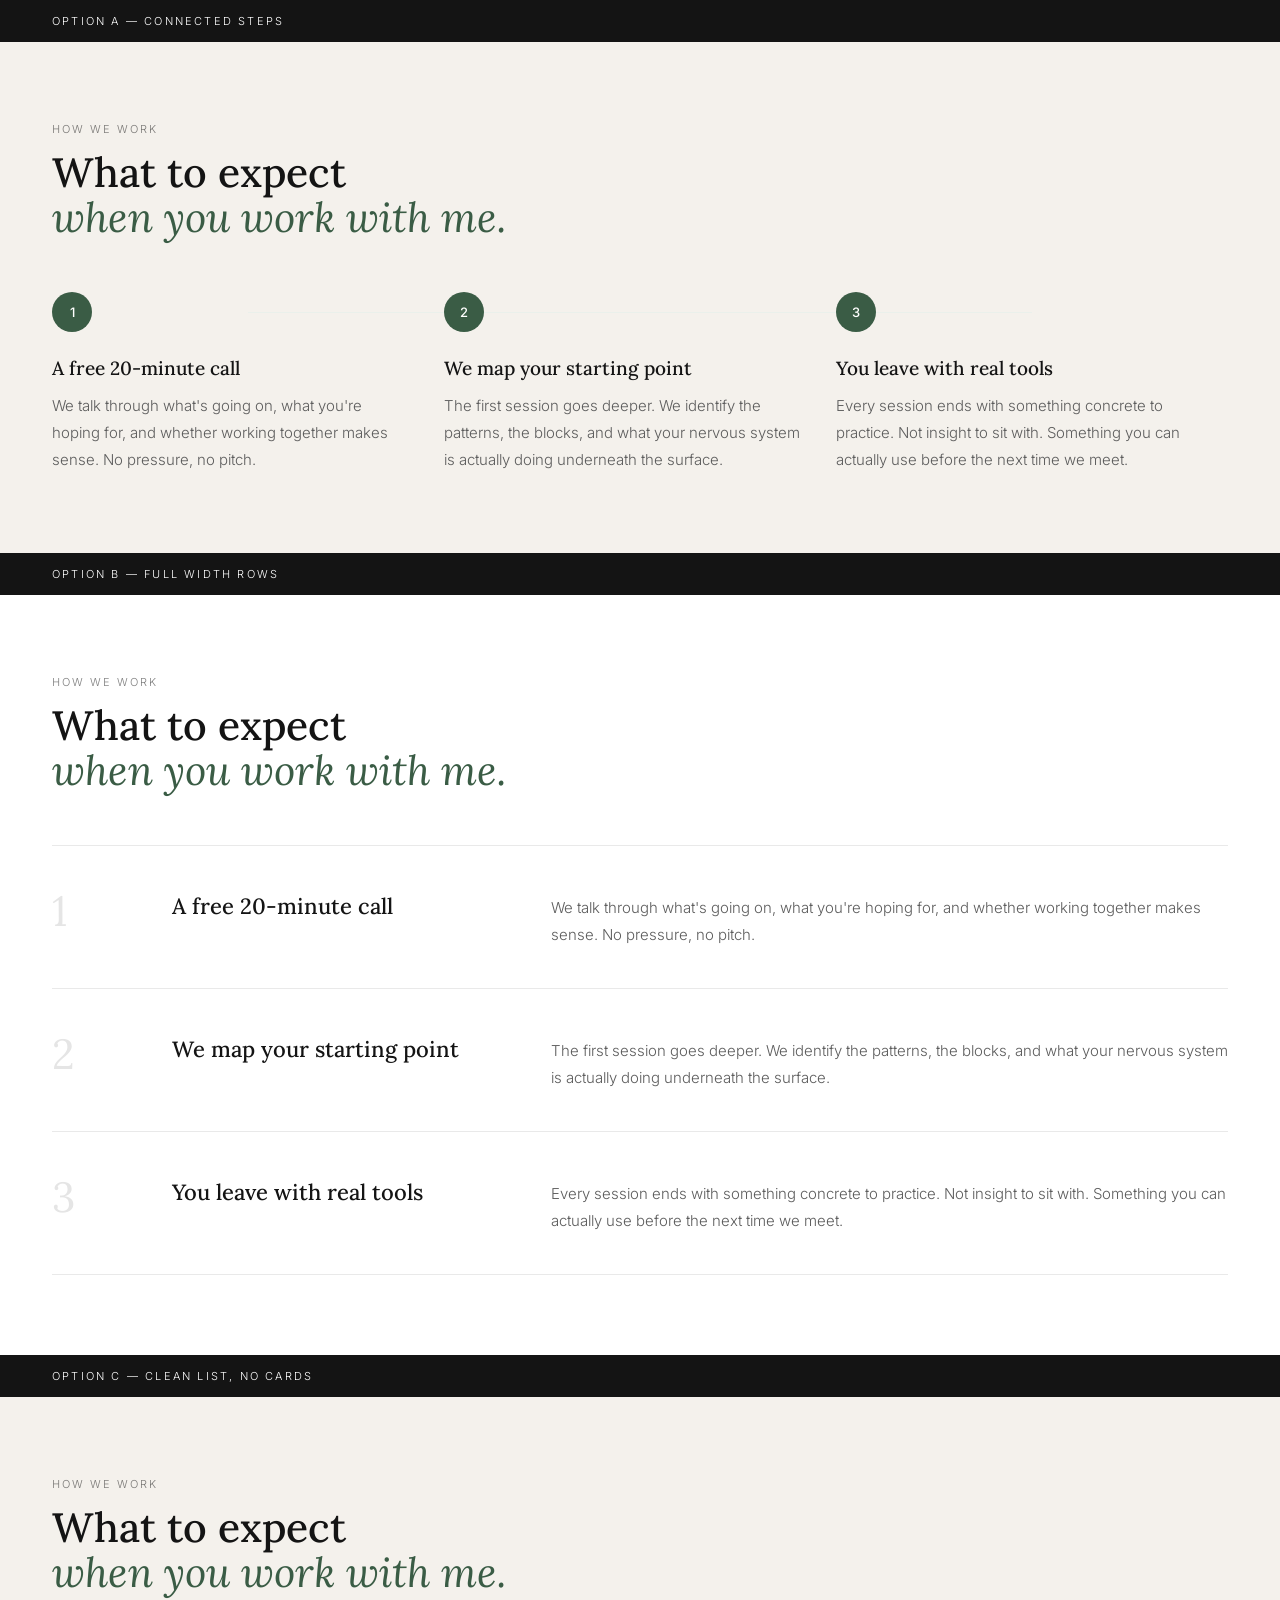
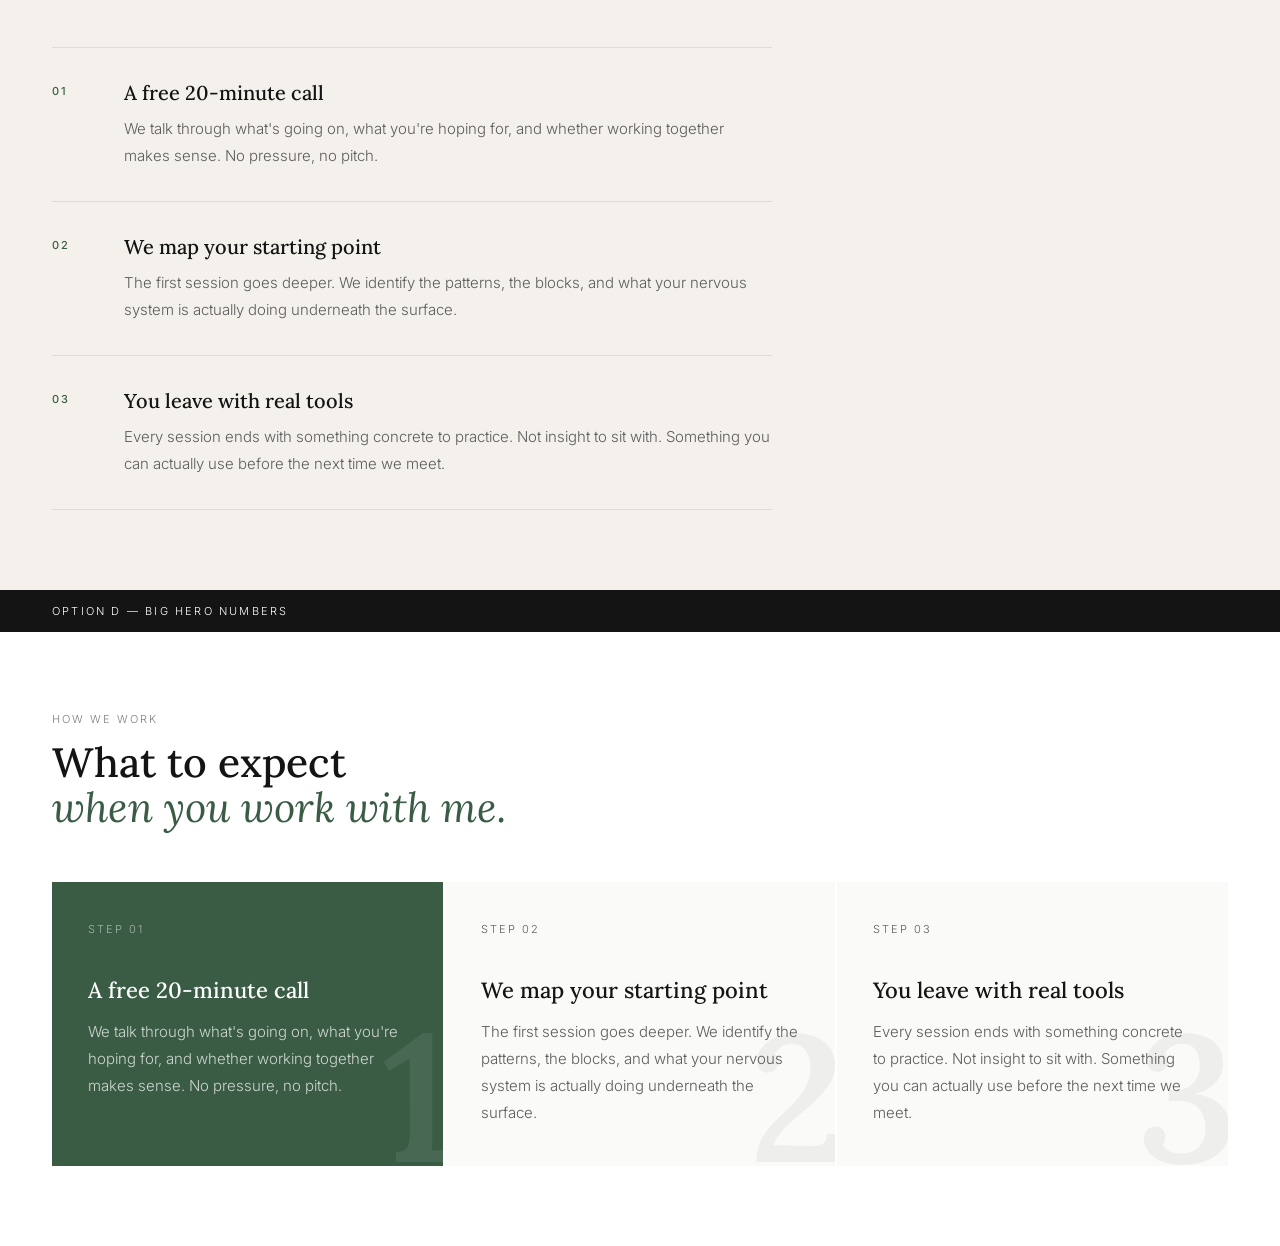
<file: pages/process-options.html>
<!DOCTYPE html>
<html lang="en">
<head>
  <meta charset="UTF-8">
  <meta name="viewport" content="width=device-width, initial-scale=1.0">
  <title>Process Section — 4 Options</title>
  <link href="https://fonts.googleapis.com/css2?family=Lora:ital,wght@0,400;0,500;0,600;1,400;1,500&family=Inter:wght@300;400;500&display=swap" rel="stylesheet">
  <style>
    :root {
      --white: #ffffff;
      --off-white: #fafaf8;
      --warm: #f4f1ec;
      --black: #141414;
      --dark: #252525;
      --mid: #5c5c5c;
      --light: #e5e5e5;
      --green: #3a5c45;
      --green-dark: #2a4333;
      --green-light: #eaf0eb;
      --border: rgba(20,20,20,0.09);
    }
    * { box-sizing: border-box; margin: 0; padding: 0; }
    body { font-family: 'Inter', sans-serif; font-weight: 300; background: #ebebeb; color: var(--dark); -webkit-font-smoothing: antialiased; }

    .label {
      background: var(--black); color: white;
      font-size: 11px; letter-spacing: 0.2em; text-transform: uppercase;
      padding: 14px 52px; font-family: 'Inter', sans-serif;
    }

    /* ── SHARED ── */
    .eyebrow { font-size: 11px; letter-spacing: 0.18em; text-transform: uppercase; color: rgba(20,20,20,0.55); margin-bottom: 14px; }
    .section-title { font-family: 'Lora', serif; font-size: clamp(32px, 3.2vw, 48px); font-weight: 500; line-height: 1.1; color: var(--black); margin-bottom: 52px; }
    .section-title em { font-style: italic; color: var(--green); font-weight: 400; }

    /* ══════════════════════════════════════════
       OPTION A — Connected steps with a line
    ══════════════════════════════════════════ */
    .option-a { background: var(--warm); padding: 80px 52px; }
    .option-a-steps { display: grid; grid-template-columns: repeat(3,1fr); position: relative; margin-top: 16px; }
    .option-a-steps::before {
      content: ''; position: absolute;
      top: 20px; left: calc(16.66% + 0px); right: calc(16.66% + 0px);
      height: 1px; background: var(--green-light);
    }
    .option-a-step { padding: 0 32px 0 0; }
    .option-a-num {
      width: 40px; height: 40px; border-radius: 50%;
      background: var(--green); color: white;
      display: flex; align-items: center; justify-content: center;
      font-size: 13px; font-weight: 500; margin-bottom: 24px;
      position: relative; z-index: 1;
      font-family: 'Inter', sans-serif; letter-spacing: 0;
    }
    .option-a-title { font-family: 'Lora', serif; font-size: 19px; font-weight: 500; color: var(--black); margin-bottom: 12px; }
    .option-a-text { font-size: 15px; line-height: 1.8; color: var(--mid); }

    /* ══════════════════════════════════════════
       OPTION B — Full width rows
    ══════════════════════════════════════════ */
    .option-b { background: var(--white); padding: 80px 52px; }
    .option-b-rows { display: flex; flex-direction: column; }
    .option-b-row {
      display: grid; grid-template-columns: 80px 1fr 2fr;
      gap: 40px; align-items: start;
      padding: 40px 0; border-bottom: 1px solid var(--border);
    }
    .option-b-row:first-child { border-top: 1px solid var(--border); }
    .option-b-num {
      font-family: 'Lora', serif; font-size: 42px;
      font-weight: 400; color: var(--green-light);
      line-height: 1; padding-top: 4px;
      color: var(--light);
    }
    .option-b-title { font-family: 'Lora', serif; font-size: 22px; font-weight: 500; color: var(--black); padding-top: 6px; }
    .option-b-text { font-size: 15px; line-height: 1.8; color: var(--mid); padding-top: 8px; }

    /* ══════════════════════════════════════════
       OPTION C — Clean numbered list, no cards
    ══════════════════════════════════════════ */
    .option-c { background: var(--warm); padding: 80px 52px; }
    .option-c-list { display: flex; flex-direction: column; max-width: 720px; }
    .option-c-item {
      display: grid; grid-template-columns: 48px 1fr;
      gap: 24px; padding: 32px 0; border-bottom: 1px solid var(--border);
      align-items: start;
    }
    .option-c-item:first-child { border-top: 1px solid var(--border); }
    .option-c-num {
      font-size: 11px; letter-spacing: 0.14em; color: var(--green);
      font-weight: 500; padding-top: 4px; font-family: 'Inter', sans-serif;
    }
    .option-c-content {}
    .option-c-title { font-family: 'Lora', serif; font-size: 20px; font-weight: 500; color: var(--black); margin-bottom: 10px; }
    .option-c-text { font-size: 15px; line-height: 1.8; color: var(--mid); }

    /* ══════════════════════════════════════════
       OPTION D — Big hero numbers
    ══════════════════════════════════════════ */
    .option-d { background: var(--white); padding: 80px 52px; }
    .option-d-cards { display: grid; grid-template-columns: repeat(3,1fr); gap: 2px; }
    .option-d-card { background: var(--off-white); padding: 40px 36px; position: relative; overflow: hidden; }
    .option-d-card:first-child { background: var(--green); }
    .option-d-bg-num {
      position: absolute; right: -10px; bottom: -20px;
      font-family: 'Lora', serif; font-size: 180px;
      font-weight: 600; line-height: 1;
      color: rgba(20,20,20,0.05); pointer-events: none; user-select: none;
    }
    .option-d-card:first-child .option-d-bg-num { color: rgba(255,255,255,0.08); }
    .option-d-step-num {
      font-size: 11px; letter-spacing: 0.18em; text-transform: uppercase;
      color: var(--mid); margin-bottom: 40px; font-family: 'Inter', sans-serif;
    }
    .option-d-card:first-child .option-d-step-num { color: rgba(255,255,255,0.55); }
    .option-d-title { font-family: 'Lora', serif; font-size: 22px; font-weight: 500; color: var(--black); margin-bottom: 14px; position: relative; }
    .option-d-card:first-child .option-d-title { color: white; }
    .option-d-text { font-size: 15px; line-height: 1.8; color: var(--mid); position: relative; }
    .option-d-card:first-child .option-d-text { color: rgba(255,255,255,0.75); }

  </style>
</head>
<body>

<!-- ── OPTION A ── -->
<div class="label">Option A — Connected steps</div>
<div class="option-a">
  <div class="eyebrow">How we work</div>
  <h2 class="section-title">What to expect<br><em>when you work with me.</em></h2>
  <div class="option-a-steps">
    <div class="option-a-step">
      <div class="option-a-num">1</div>
      <div class="option-a-title">A free 20-minute call</div>
      <div class="option-a-text">We talk through what's going on, what you're hoping for, and whether working together makes sense. No pressure, no pitch.</div>
    </div>
    <div class="option-a-step">
      <div class="option-a-num">2</div>
      <div class="option-a-title">We map your starting point</div>
      <div class="option-a-text">The first session goes deeper. We identify the patterns, the blocks, and what your nervous system is actually doing underneath the surface.</div>
    </div>
    <div class="option-a-step">
      <div class="option-a-num">3</div>
      <div class="option-a-title">You leave with real tools</div>
      <div class="option-a-text">Every session ends with something concrete to practice. Not insight to sit with. Something you can actually use before the next time we meet.</div>
    </div>
  </div>
</div>

<!-- ── OPTION B ── -->
<div class="label">Option B — Full width rows</div>
<div class="option-b">
  <div class="eyebrow">How we work</div>
  <h2 class="section-title">What to expect<br><em>when you work with me.</em></h2>
  <div class="option-b-rows">
    <div class="option-b-row">
      <div class="option-b-num">1</div>
      <div class="option-b-title">A free 20-minute call</div>
      <div class="option-b-text">We talk through what's going on, what you're hoping for, and whether working together makes sense. No pressure, no pitch.</div>
    </div>
    <div class="option-b-row">
      <div class="option-b-num">2</div>
      <div class="option-b-title">We map your starting point</div>
      <div class="option-b-text">The first session goes deeper. We identify the patterns, the blocks, and what your nervous system is actually doing underneath the surface.</div>
    </div>
    <div class="option-b-row">
      <div class="option-b-num">3</div>
      <div class="option-b-title">You leave with real tools</div>
      <div class="option-b-text">Every session ends with something concrete to practice. Not insight to sit with. Something you can actually use before the next time we meet.</div>
    </div>
  </div>
</div>

<!-- ── OPTION C ── -->
<div class="label">Option C — Clean list, no cards</div>
<div class="option-c">
  <div class="eyebrow">How we work</div>
  <h2 class="section-title">What to expect<br><em>when you work with me.</em></h2>
  <div class="option-c-list">
    <div class="option-c-item">
      <div class="option-c-num">01</div>
      <div class="option-c-content">
        <div class="option-c-title">A free 20-minute call</div>
        <div class="option-c-text">We talk through what's going on, what you're hoping for, and whether working together makes sense. No pressure, no pitch.</div>
      </div>
    </div>
    <div class="option-c-item">
      <div class="option-c-num">02</div>
      <div class="option-c-content">
        <div class="option-c-title">We map your starting point</div>
        <div class="option-c-text">The first session goes deeper. We identify the patterns, the blocks, and what your nervous system is actually doing underneath the surface.</div>
      </div>
    </div>
    <div class="option-c-item">
      <div class="option-c-num">03</div>
      <div class="option-c-content">
        <div class="option-c-title">You leave with real tools</div>
        <div class="option-c-text">Every session ends with something concrete to practice. Not insight to sit with. Something you can actually use before the next time we meet.</div>
      </div>
    </div>
  </div>
</div>

<!-- ── OPTION D ── -->
<div class="label">Option D — Big hero numbers</div>
<div class="option-d">
  <div class="eyebrow">How we work</div>
  <h2 class="section-title">What to expect<br><em>when you work with me.</em></h2>
  <div class="option-d-cards">
    <div class="option-d-card">
      <div class="option-d-bg-num">1</div>
      <div class="option-d-step-num">Step 01</div>
      <div class="option-d-title">A free 20-minute call</div>
      <div class="option-d-text">We talk through what's going on, what you're hoping for, and whether working together makes sense. No pressure, no pitch.</div>
    </div>
    <div class="option-d-card">
      <div class="option-d-bg-num">2</div>
      <div class="option-d-step-num">Step 02</div>
      <div class="option-d-title">We map your starting point</div>
      <div class="option-d-text">The first session goes deeper. We identify the patterns, the blocks, and what your nervous system is actually doing underneath the surface.</div>
    </div>
    <div class="option-d-card">
      <div class="option-d-bg-num">3</div>
      <div class="option-d-step-num">Step 03</div>
      <div class="option-d-title">You leave with real tools</div>
      <div class="option-d-text">Every session ends with something concrete to practice. Not insight to sit with. Something you can actually use before the next time we meet.</div>
    </div>
  </div>
</div>

</body>
</html>
</file>
